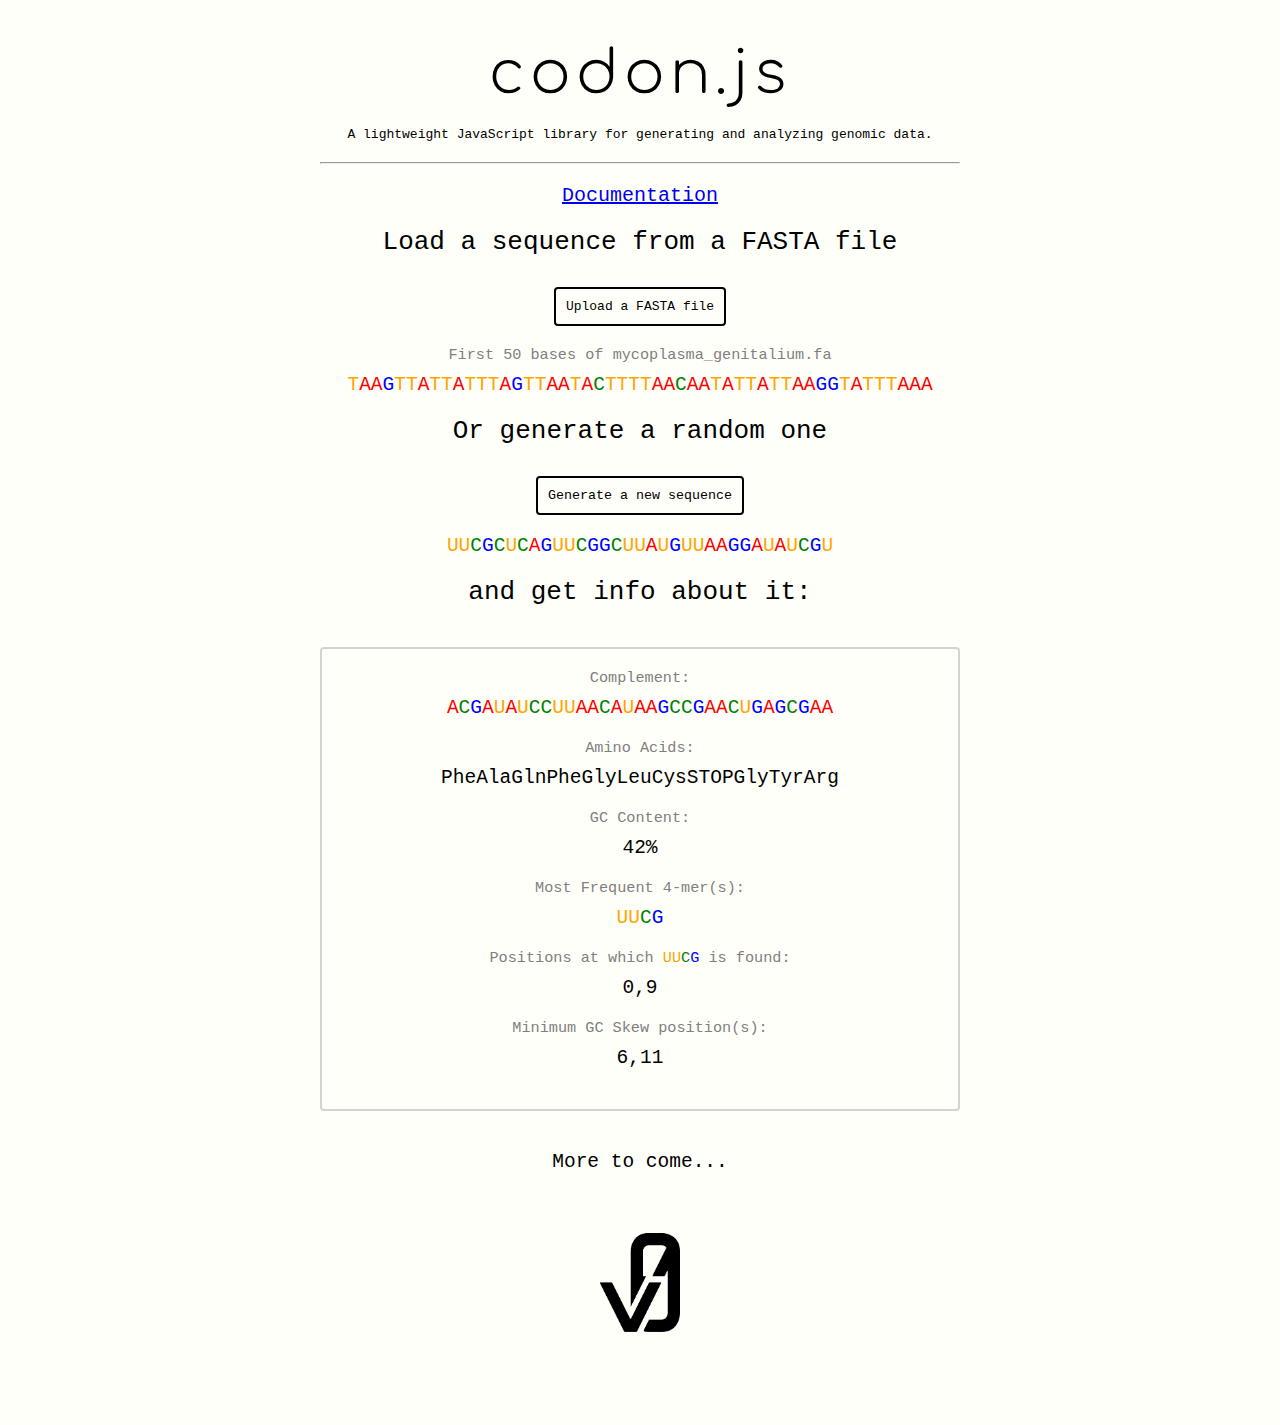
<file: index.html>
<!doctype html>

<html>

<head>
    <link href="https://fonts.googleapis.com/css?family=Comfortaa" rel="stylesheet">

    <link rel="stylesheet" type="text/css" href="main.css">

    <script src="https://ajax.googleapis.com/ajax/libs/jquery/3.3.1/jquery.min.js"></script>

    <script src="https://d3js.org/d3.v4.min.js"></script>

    <script src="src/codon.js"></script>

</head>

<body>
    <div class="container">

        <h1 class="site-title">codon.js</h1>

        <p>A lightweight JavaScript library for generating and analyzing genomic data.</p>
        <hr>
        
        <a class="doc-link" href="documentation/" target="_blank">Documentation</a>

        <h1>Load a sequence from a FASTA file</h1>
        <input type="file" id="file-upload" onchange="handleFileUpload(this.files)">
        <label for="file-upload" id="upload-button">Upload a FASTA file</label>
        <h3>First 50 bases of <span id="sequence-filename">mycoplasma_genitalium.fa</span></h3>
        <h2 id="loaded-seq" class="bases"></h2>
        
        <h1>Or generate a random one</h1>

        <button onclick="makeRandomSequence()">Generate a new sequence</button>

        <h2 id="random-seq" class="bases"></h2>

        

        <h1>and get info about it:</h1>

        <div class="info">

            <h3>Complement:</h3>
            <h2 class="bases" id="complement"></h2>
            <h3>Amino Acids:</h3>
            <h2 id="acids"></h2>
            <h3>GC Content:</h3>
            <h2 id="gc-content"></h2>
            <h3>Most Frequent 4-mer(s):</h3>
            <h2 class="bases" id="most-frequent"></h2>
            <h3>Positions at which <span class="bases" id="most-frequent-copy"></span> is found:</h3>
            <h2 id="positions"></h2>
            <h3>Minimum GC Skew position(s):</h3>
            <h2 id="skews"></h2>

        </div>

        <h2>More to come...</h2>

        <a href="https://v0.run" target="_blank">
            <img class="logo" src="assets/v0_black.png" alt="v0">
        </a>

    </div>

    <script src="scripts/main.js"></script>
</body>

</html>
</file>
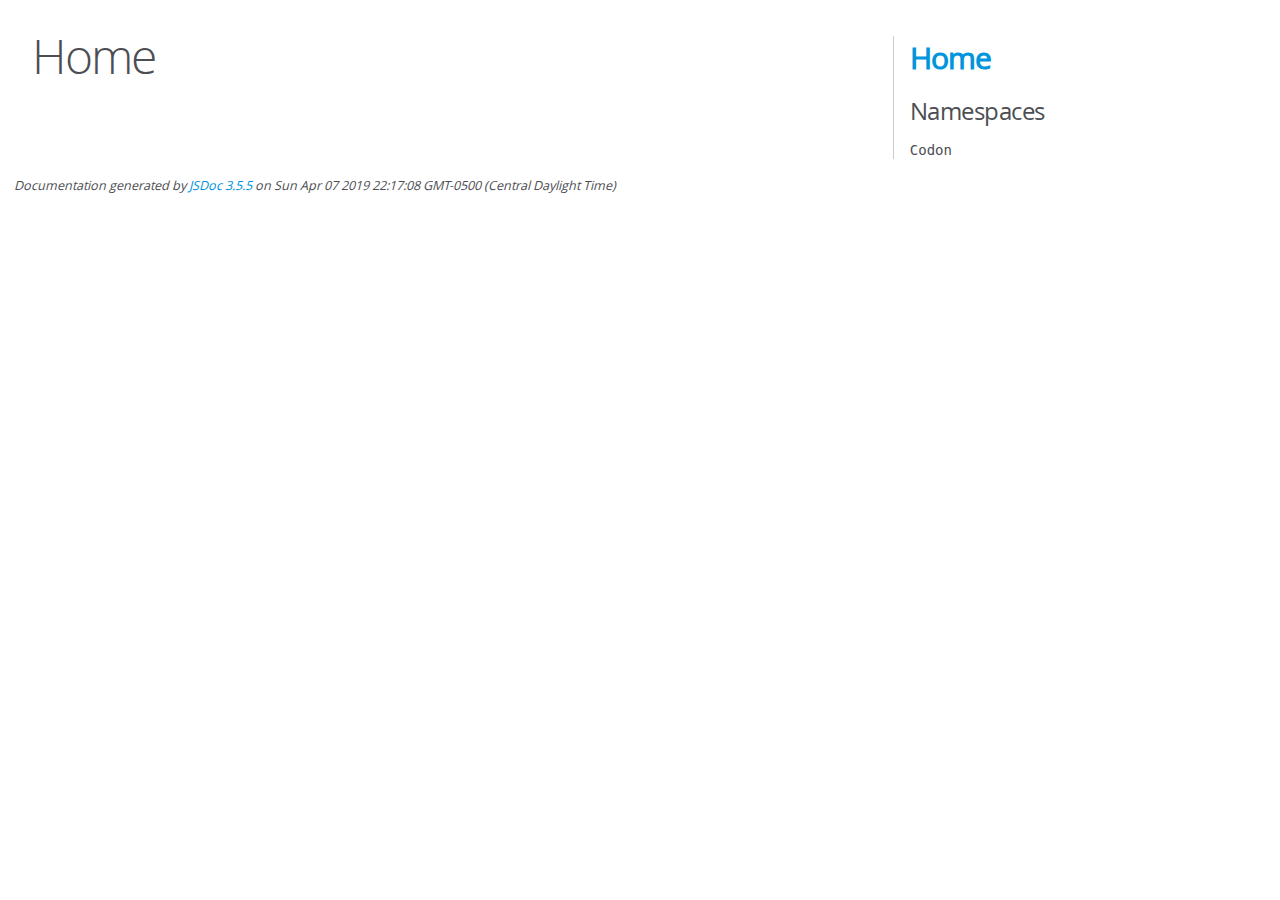
<file: documentation/index.html>
<!DOCTYPE html>
<html lang="en">
<head>
    <meta charset="utf-8">
    <title>JSDoc: Home</title>

    <script src="scripts/prettify/prettify.js"> </script>
    <script src="scripts/prettify/lang-css.js"> </script>
    <!--[if lt IE 9]>
      <script src="//html5shiv.googlecode.com/svn/trunk/html5.js"></script>
    <![endif]-->
    <link type="text/css" rel="stylesheet" href="styles/prettify-tomorrow.css">
    <link type="text/css" rel="stylesheet" href="styles/jsdoc-default.css">
</head>

<body>

<div id="main">

    <h1 class="page-title">Home</h1>

    



    


    <h3> </h3>










    









</div>

<nav>
    <h2><a href="index.html">Home</a></h2><h3>Namespaces</h3><ul><li><a href="Codon.html">Codon</a></li></ul>
</nav>

<br class="clear">

<footer>
    Documentation generated by <a href="https://github.com/jsdoc3/jsdoc">JSDoc 3.5.5</a> on Sun Apr 07 2019 22:17:08 GMT-0500 (Central Daylight Time)
</footer>

<script> prettyPrint(); </script>
<script src="scripts/linenumber.js"> </script>
</body>
</html>
</file>
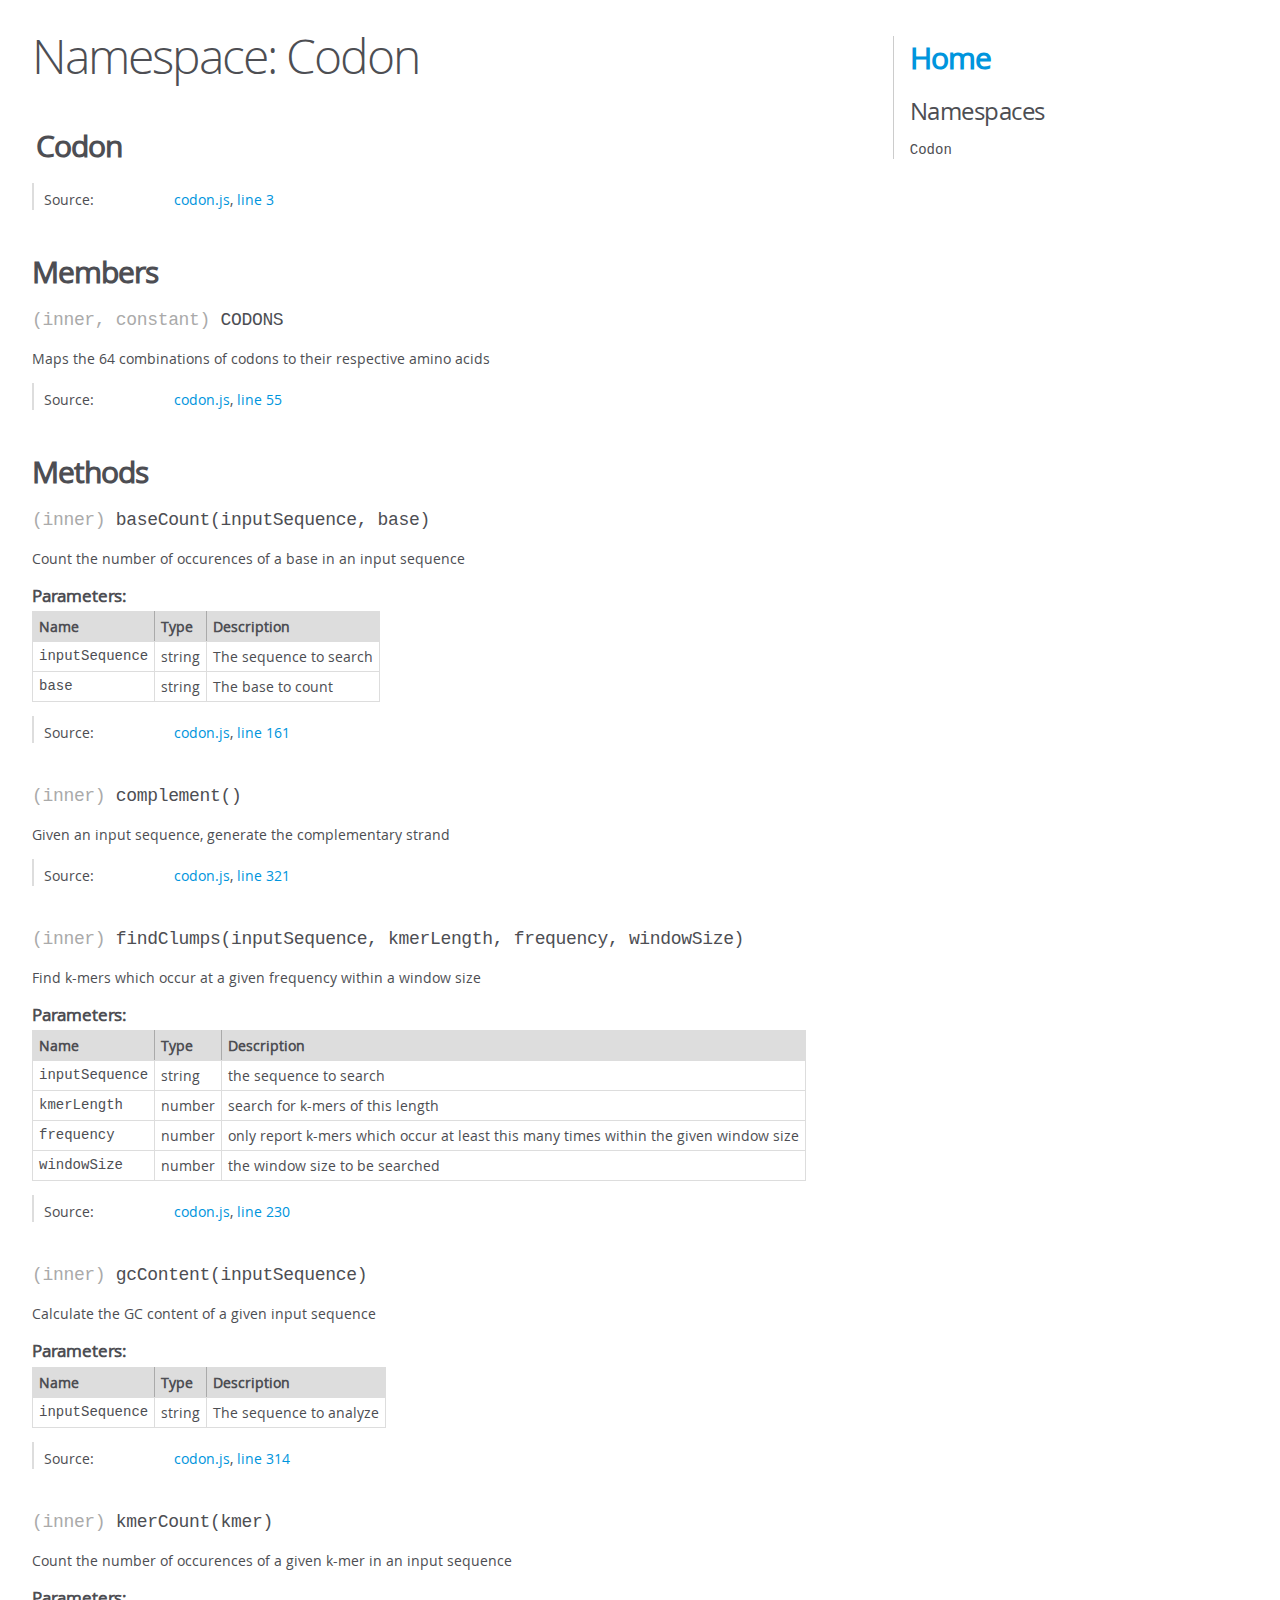
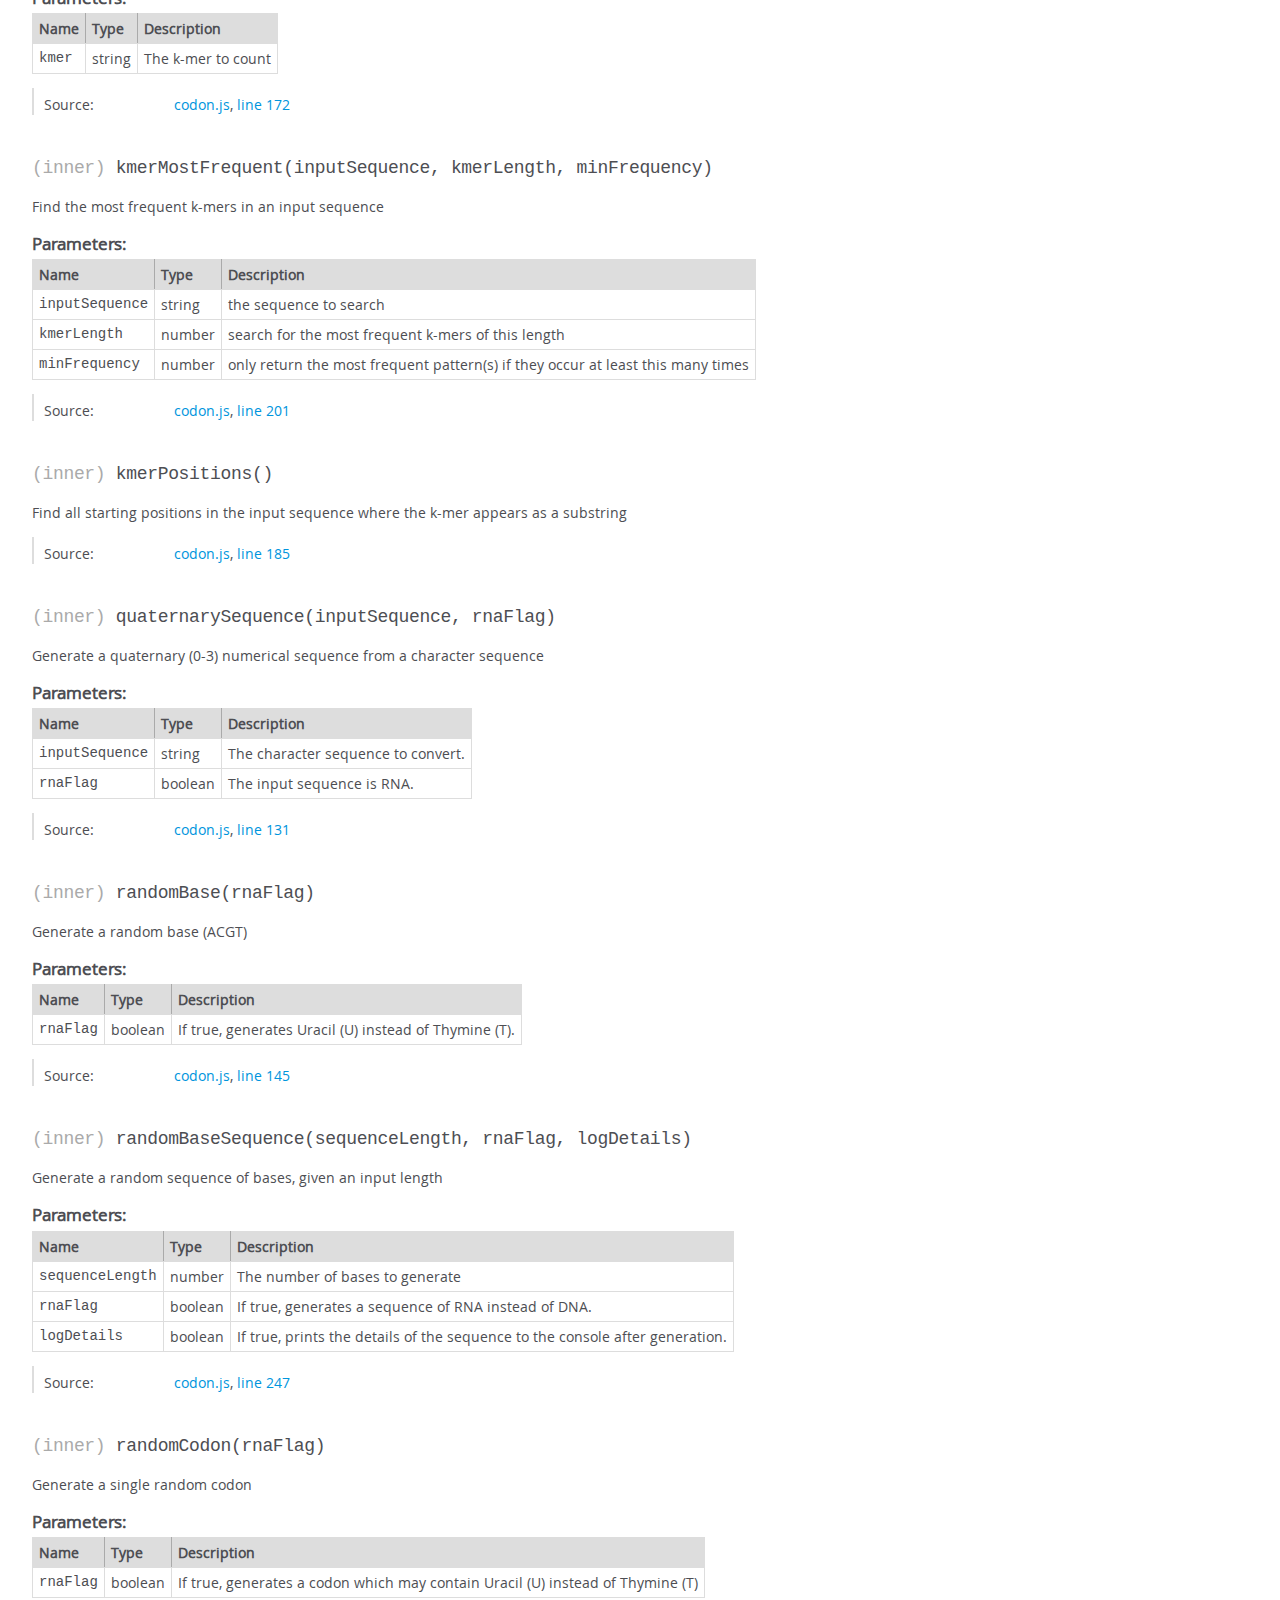
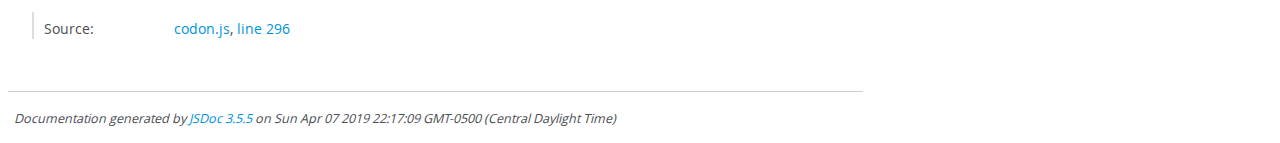
<file: documentation/Codon.html>
<!DOCTYPE html>
<html lang="en">
<head>
    <meta charset="utf-8">
    <title>JSDoc: Namespace: Codon</title>

    <script src="scripts/prettify/prettify.js"> </script>
    <script src="scripts/prettify/lang-css.js"> </script>
    <!--[if lt IE 9]>
      <script src="//html5shiv.googlecode.com/svn/trunk/html5.js"></script>
    <![endif]-->
    <link type="text/css" rel="stylesheet" href="styles/prettify-tomorrow.css">
    <link type="text/css" rel="stylesheet" href="styles/jsdoc-default.css">
</head>

<body>

<div id="main">

    <h1 class="page-title">Namespace: Codon</h1>

    




<section>

<header>
    
        <h2>Codon</h2>
        
    
</header>

<article>
    <div class="container-overview">
    
        

        


<dl class="details">

    

    

    

    

    

    

    

    

    

    

    

    

    
    <dt class="tag-source">Source:</dt>
    <dd class="tag-source"><ul class="dummy"><li>
        <a href="codon.js.html">codon.js</a>, <a href="codon.js.html#line3">line 3</a>
    </li></ul></dd>
    

    

    

    
</dl>


        
    
    </div>

    

    

    

    

    

    

    
        <h3 class="subsection-title">Members</h3>

        
            
<h4 class="name" id="~CODONS"><span class="type-signature">(inner, constant) </span>CODONS<span class="type-signature"></span></h4>




<div class="description">
    Maps the 64 combinations of codons to their respective amino acids
</div>







<dl class="details">

    

    

    

    

    

    

    

    

    

    

    

    

    
    <dt class="tag-source">Source:</dt>
    <dd class="tag-source"><ul class="dummy"><li>
        <a href="codon.js.html">codon.js</a>, <a href="codon.js.html#line55">line 55</a>
    </li></ul></dd>
    

    

    

    
</dl>






        
    

    
        <h3 class="subsection-title">Methods</h3>

        
            

    

    
    <h4 class="name" id="~baseCount"><span class="type-signature">(inner) </span>baseCount<span class="signature">(inputSequence, base)</span><span class="type-signature"></span></h4>
    

    



<div class="description">
    Count the number of occurences of a base in an input sequence
</div>









    <h5>Parameters:</h5>
    

<table class="params">
    <thead>
    <tr>
        
        <th>Name</th>
        

        <th>Type</th>

        

        

        <th class="last">Description</th>
    </tr>
    </thead>

    <tbody>
    

        <tr>
            
                <td class="name"><code>inputSequence</code></td>
            

            <td class="type">
            
                
<span class="param-type">string</span>


            
            </td>

            

            

            <td class="description last">The sequence to search</td>
        </tr>

    

        <tr>
            
                <td class="name"><code>base</code></td>
            

            <td class="type">
            
                
<span class="param-type">string</span>


            
            </td>

            

            

            <td class="description last">The base to count</td>
        </tr>

    
    </tbody>
</table>






<dl class="details">

    

    

    

    

    

    

    

    

    

    

    

    

    
    <dt class="tag-source">Source:</dt>
    <dd class="tag-source"><ul class="dummy"><li>
        <a href="codon.js.html">codon.js</a>, <a href="codon.js.html#line161">line 161</a>
    </li></ul></dd>
    

    

    

    
</dl>


















        
            

    

    
    <h4 class="name" id="~complement"><span class="type-signature">(inner) </span>complement<span class="signature">()</span><span class="type-signature"></span></h4>
    

    



<div class="description">
    Given an input sequence, generate the complementary strand
</div>













<dl class="details">

    

    

    

    

    

    

    

    

    

    

    

    

    
    <dt class="tag-source">Source:</dt>
    <dd class="tag-source"><ul class="dummy"><li>
        <a href="codon.js.html">codon.js</a>, <a href="codon.js.html#line321">line 321</a>
    </li></ul></dd>
    

    

    

    
</dl>


















        
            

    

    
    <h4 class="name" id="~findClumps"><span class="type-signature">(inner) </span>findClumps<span class="signature">(inputSequence, kmerLength, frequency, windowSize)</span><span class="type-signature"></span></h4>
    

    



<div class="description">
    Find k-mers which occur at a given frequency within a window size
</div>









    <h5>Parameters:</h5>
    

<table class="params">
    <thead>
    <tr>
        
        <th>Name</th>
        

        <th>Type</th>

        

        

        <th class="last">Description</th>
    </tr>
    </thead>

    <tbody>
    

        <tr>
            
                <td class="name"><code>inputSequence</code></td>
            

            <td class="type">
            
                
<span class="param-type">string</span>


            
            </td>

            

            

            <td class="description last">the sequence to search</td>
        </tr>

    

        <tr>
            
                <td class="name"><code>kmerLength</code></td>
            

            <td class="type">
            
                
<span class="param-type">number</span>


            
            </td>

            

            

            <td class="description last">search for k-mers of this length</td>
        </tr>

    

        <tr>
            
                <td class="name"><code>frequency</code></td>
            

            <td class="type">
            
                
<span class="param-type">number</span>


            
            </td>

            

            

            <td class="description last">only report k-mers which occur at least this many times within the given window size</td>
        </tr>

    

        <tr>
            
                <td class="name"><code>windowSize</code></td>
            

            <td class="type">
            
                
<span class="param-type">number</span>


            
            </td>

            

            

            <td class="description last">the window size to be searched</td>
        </tr>

    
    </tbody>
</table>






<dl class="details">

    

    

    

    

    

    

    

    

    

    

    

    

    
    <dt class="tag-source">Source:</dt>
    <dd class="tag-source"><ul class="dummy"><li>
        <a href="codon.js.html">codon.js</a>, <a href="codon.js.html#line230">line 230</a>
    </li></ul></dd>
    

    

    

    
</dl>


















        
            

    

    
    <h4 class="name" id="~gcContent"><span class="type-signature">(inner) </span>gcContent<span class="signature">(inputSequence)</span><span class="type-signature"></span></h4>
    

    



<div class="description">
    Calculate the GC content of a given input sequence
</div>









    <h5>Parameters:</h5>
    

<table class="params">
    <thead>
    <tr>
        
        <th>Name</th>
        

        <th>Type</th>

        

        

        <th class="last">Description</th>
    </tr>
    </thead>

    <tbody>
    

        <tr>
            
                <td class="name"><code>inputSequence</code></td>
            

            <td class="type">
            
                
<span class="param-type">string</span>


            
            </td>

            

            

            <td class="description last">The sequence to analyze</td>
        </tr>

    
    </tbody>
</table>






<dl class="details">

    

    

    

    

    

    

    

    

    

    

    

    

    
    <dt class="tag-source">Source:</dt>
    <dd class="tag-source"><ul class="dummy"><li>
        <a href="codon.js.html">codon.js</a>, <a href="codon.js.html#line314">line 314</a>
    </li></ul></dd>
    

    

    

    
</dl>


















        
            

    

    
    <h4 class="name" id="~kmerCount"><span class="type-signature">(inner) </span>kmerCount<span class="signature">(kmer)</span><span class="type-signature"></span></h4>
    

    



<div class="description">
    Count the number of occurences of a given k-mer in an input sequence
</div>









    <h5>Parameters:</h5>
    

<table class="params">
    <thead>
    <tr>
        
        <th>Name</th>
        

        <th>Type</th>

        

        

        <th class="last">Description</th>
    </tr>
    </thead>

    <tbody>
    

        <tr>
            
                <td class="name"><code>kmer</code></td>
            

            <td class="type">
            
                
<span class="param-type">string</span>


            
            </td>

            

            

            <td class="description last">The k-mer to count</td>
        </tr>

    
    </tbody>
</table>






<dl class="details">

    

    

    

    

    

    

    

    

    

    

    

    

    
    <dt class="tag-source">Source:</dt>
    <dd class="tag-source"><ul class="dummy"><li>
        <a href="codon.js.html">codon.js</a>, <a href="codon.js.html#line172">line 172</a>
    </li></ul></dd>
    

    

    

    
</dl>


















        
            

    

    
    <h4 class="name" id="~kmerMostFrequent"><span class="type-signature">(inner) </span>kmerMostFrequent<span class="signature">(inputSequence, kmerLength, minFrequency)</span><span class="type-signature"></span></h4>
    

    



<div class="description">
    Find the most frequent k-mers in an input sequence
</div>









    <h5>Parameters:</h5>
    

<table class="params">
    <thead>
    <tr>
        
        <th>Name</th>
        

        <th>Type</th>

        

        

        <th class="last">Description</th>
    </tr>
    </thead>

    <tbody>
    

        <tr>
            
                <td class="name"><code>inputSequence</code></td>
            

            <td class="type">
            
                
<span class="param-type">string</span>


            
            </td>

            

            

            <td class="description last">the sequence to search</td>
        </tr>

    

        <tr>
            
                <td class="name"><code>kmerLength</code></td>
            

            <td class="type">
            
                
<span class="param-type">number</span>


            
            </td>

            

            

            <td class="description last">search for the most frequent k-mers of this length</td>
        </tr>

    

        <tr>
            
                <td class="name"><code>minFrequency</code></td>
            

            <td class="type">
            
                
<span class="param-type">number</span>


            
            </td>

            

            

            <td class="description last">only return the most frequent pattern(s) if they occur at least this many times</td>
        </tr>

    
    </tbody>
</table>






<dl class="details">

    

    

    

    

    

    

    

    

    

    

    

    

    
    <dt class="tag-source">Source:</dt>
    <dd class="tag-source"><ul class="dummy"><li>
        <a href="codon.js.html">codon.js</a>, <a href="codon.js.html#line201">line 201</a>
    </li></ul></dd>
    

    

    

    
</dl>


















        
            

    

    
    <h4 class="name" id="~kmerPositions"><span class="type-signature">(inner) </span>kmerPositions<span class="signature">()</span><span class="type-signature"></span></h4>
    

    



<div class="description">
    Find all starting positions in the input sequence where the k-mer appears as a substring
</div>













<dl class="details">

    

    

    

    

    

    

    

    

    

    

    

    

    
    <dt class="tag-source">Source:</dt>
    <dd class="tag-source"><ul class="dummy"><li>
        <a href="codon.js.html">codon.js</a>, <a href="codon.js.html#line185">line 185</a>
    </li></ul></dd>
    

    

    

    
</dl>


















        
            

    

    
    <h4 class="name" id="~quaternarySequence"><span class="type-signature">(inner) </span>quaternarySequence<span class="signature">(inputSequence, rnaFlag)</span><span class="type-signature"></span></h4>
    

    



<div class="description">
    Generate a quaternary (0-3) numerical sequence from a character sequence
</div>









    <h5>Parameters:</h5>
    

<table class="params">
    <thead>
    <tr>
        
        <th>Name</th>
        

        <th>Type</th>

        

        

        <th class="last">Description</th>
    </tr>
    </thead>

    <tbody>
    

        <tr>
            
                <td class="name"><code>inputSequence</code></td>
            

            <td class="type">
            
                
<span class="param-type">string</span>


            
            </td>

            

            

            <td class="description last">The character sequence to convert.</td>
        </tr>

    

        <tr>
            
                <td class="name"><code>rnaFlag</code></td>
            

            <td class="type">
            
                
<span class="param-type">boolean</span>


            
            </td>

            

            

            <td class="description last">The input sequence is RNA.</td>
        </tr>

    
    </tbody>
</table>






<dl class="details">

    

    

    

    

    

    

    

    

    

    

    

    

    
    <dt class="tag-source">Source:</dt>
    <dd class="tag-source"><ul class="dummy"><li>
        <a href="codon.js.html">codon.js</a>, <a href="codon.js.html#line131">line 131</a>
    </li></ul></dd>
    

    

    

    
</dl>


















        
            

    

    
    <h4 class="name" id="~randomBase"><span class="type-signature">(inner) </span>randomBase<span class="signature">(rnaFlag)</span><span class="type-signature"></span></h4>
    

    



<div class="description">
    Generate a random base (ACGT)
</div>









    <h5>Parameters:</h5>
    

<table class="params">
    <thead>
    <tr>
        
        <th>Name</th>
        

        <th>Type</th>

        

        

        <th class="last">Description</th>
    </tr>
    </thead>

    <tbody>
    

        <tr>
            
                <td class="name"><code>rnaFlag</code></td>
            

            <td class="type">
            
                
<span class="param-type">boolean</span>


            
            </td>

            

            

            <td class="description last">If true, generates Uracil (U) instead of Thymine (T).</td>
        </tr>

    
    </tbody>
</table>






<dl class="details">

    

    

    

    

    

    

    

    

    

    

    

    

    
    <dt class="tag-source">Source:</dt>
    <dd class="tag-source"><ul class="dummy"><li>
        <a href="codon.js.html">codon.js</a>, <a href="codon.js.html#line145">line 145</a>
    </li></ul></dd>
    

    

    

    
</dl>


















        
            

    

    
    <h4 class="name" id="~randomBaseSequence"><span class="type-signature">(inner) </span>randomBaseSequence<span class="signature">(sequenceLength, rnaFlag, logDetails)</span><span class="type-signature"></span></h4>
    

    



<div class="description">
    Generate a random sequence of bases, given an input length
</div>









    <h5>Parameters:</h5>
    

<table class="params">
    <thead>
    <tr>
        
        <th>Name</th>
        

        <th>Type</th>

        

        

        <th class="last">Description</th>
    </tr>
    </thead>

    <tbody>
    

        <tr>
            
                <td class="name"><code>sequenceLength</code></td>
            

            <td class="type">
            
                
<span class="param-type">number</span>


            
            </td>

            

            

            <td class="description last">The number of bases to generate</td>
        </tr>

    

        <tr>
            
                <td class="name"><code>rnaFlag</code></td>
            

            <td class="type">
            
                
<span class="param-type">boolean</span>


            
            </td>

            

            

            <td class="description last">If true, generates a sequence of RNA instead of DNA.</td>
        </tr>

    

        <tr>
            
                <td class="name"><code>logDetails</code></td>
            

            <td class="type">
            
                
<span class="param-type">boolean</span>


            
            </td>

            

            

            <td class="description last">If true, prints the details of the sequence to the console after generation.</td>
        </tr>

    
    </tbody>
</table>






<dl class="details">

    

    

    

    

    

    

    

    

    

    

    

    

    
    <dt class="tag-source">Source:</dt>
    <dd class="tag-source"><ul class="dummy"><li>
        <a href="codon.js.html">codon.js</a>, <a href="codon.js.html#line247">line 247</a>
    </li></ul></dd>
    

    

    

    
</dl>


















        
            

    

    
    <h4 class="name" id="~randomCodon"><span class="type-signature">(inner) </span>randomCodon<span class="signature">(rnaFlag)</span><span class="type-signature"></span></h4>
    

    



<div class="description">
    Generate a single random codon
</div>









    <h5>Parameters:</h5>
    

<table class="params">
    <thead>
    <tr>
        
        <th>Name</th>
        

        <th>Type</th>

        

        

        <th class="last">Description</th>
    </tr>
    </thead>

    <tbody>
    

        <tr>
            
                <td class="name"><code>rnaFlag</code></td>
            

            <td class="type">
            
                
<span class="param-type">boolean</span>


            
            </td>

            

            

            <td class="description last">If true, generates a codon which may contain Uracil (U) instead of Thymine (T)</td>
        </tr>

    
    </tbody>
</table>






<dl class="details">

    

    

    

    

    

    

    

    

    

    

    

    

    
    <dt class="tag-source">Source:</dt>
    <dd class="tag-source"><ul class="dummy"><li>
        <a href="codon.js.html">codon.js</a>, <a href="codon.js.html#line296">line 296</a>
    </li></ul></dd>
    

    

    

    
</dl>


















        
    

    

    
</article>

</section>




</div>

<nav>
    <h2><a href="index.html">Home</a></h2><h3>Namespaces</h3><ul><li><a href="Codon.html">Codon</a></li></ul>
</nav>

<br class="clear">

<footer>
    Documentation generated by <a href="https://github.com/jsdoc3/jsdoc">JSDoc 3.5.5</a> on Sun Apr 07 2019 22:17:09 GMT-0500 (Central Daylight Time)
</footer>

<script> prettyPrint(); </script>
<script src="scripts/linenumber.js"> </script>
</body>
</html>
</file>
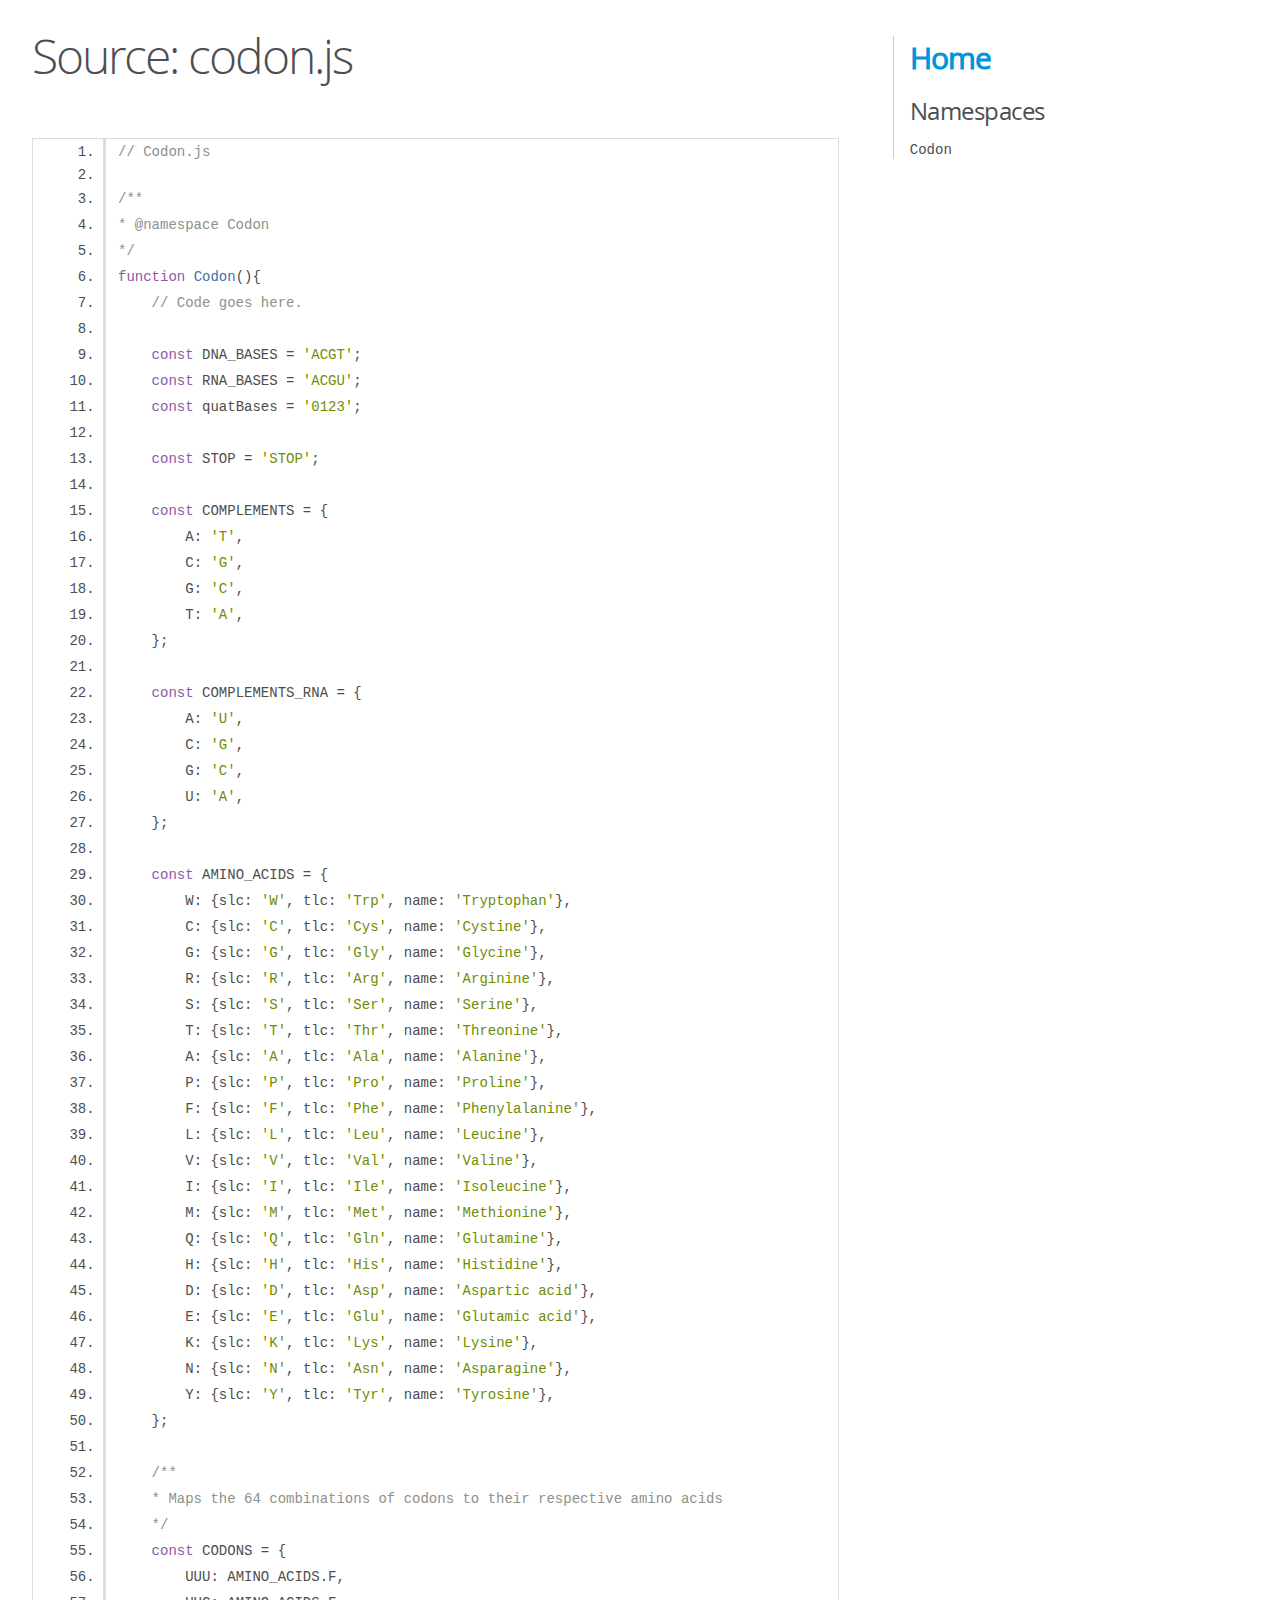
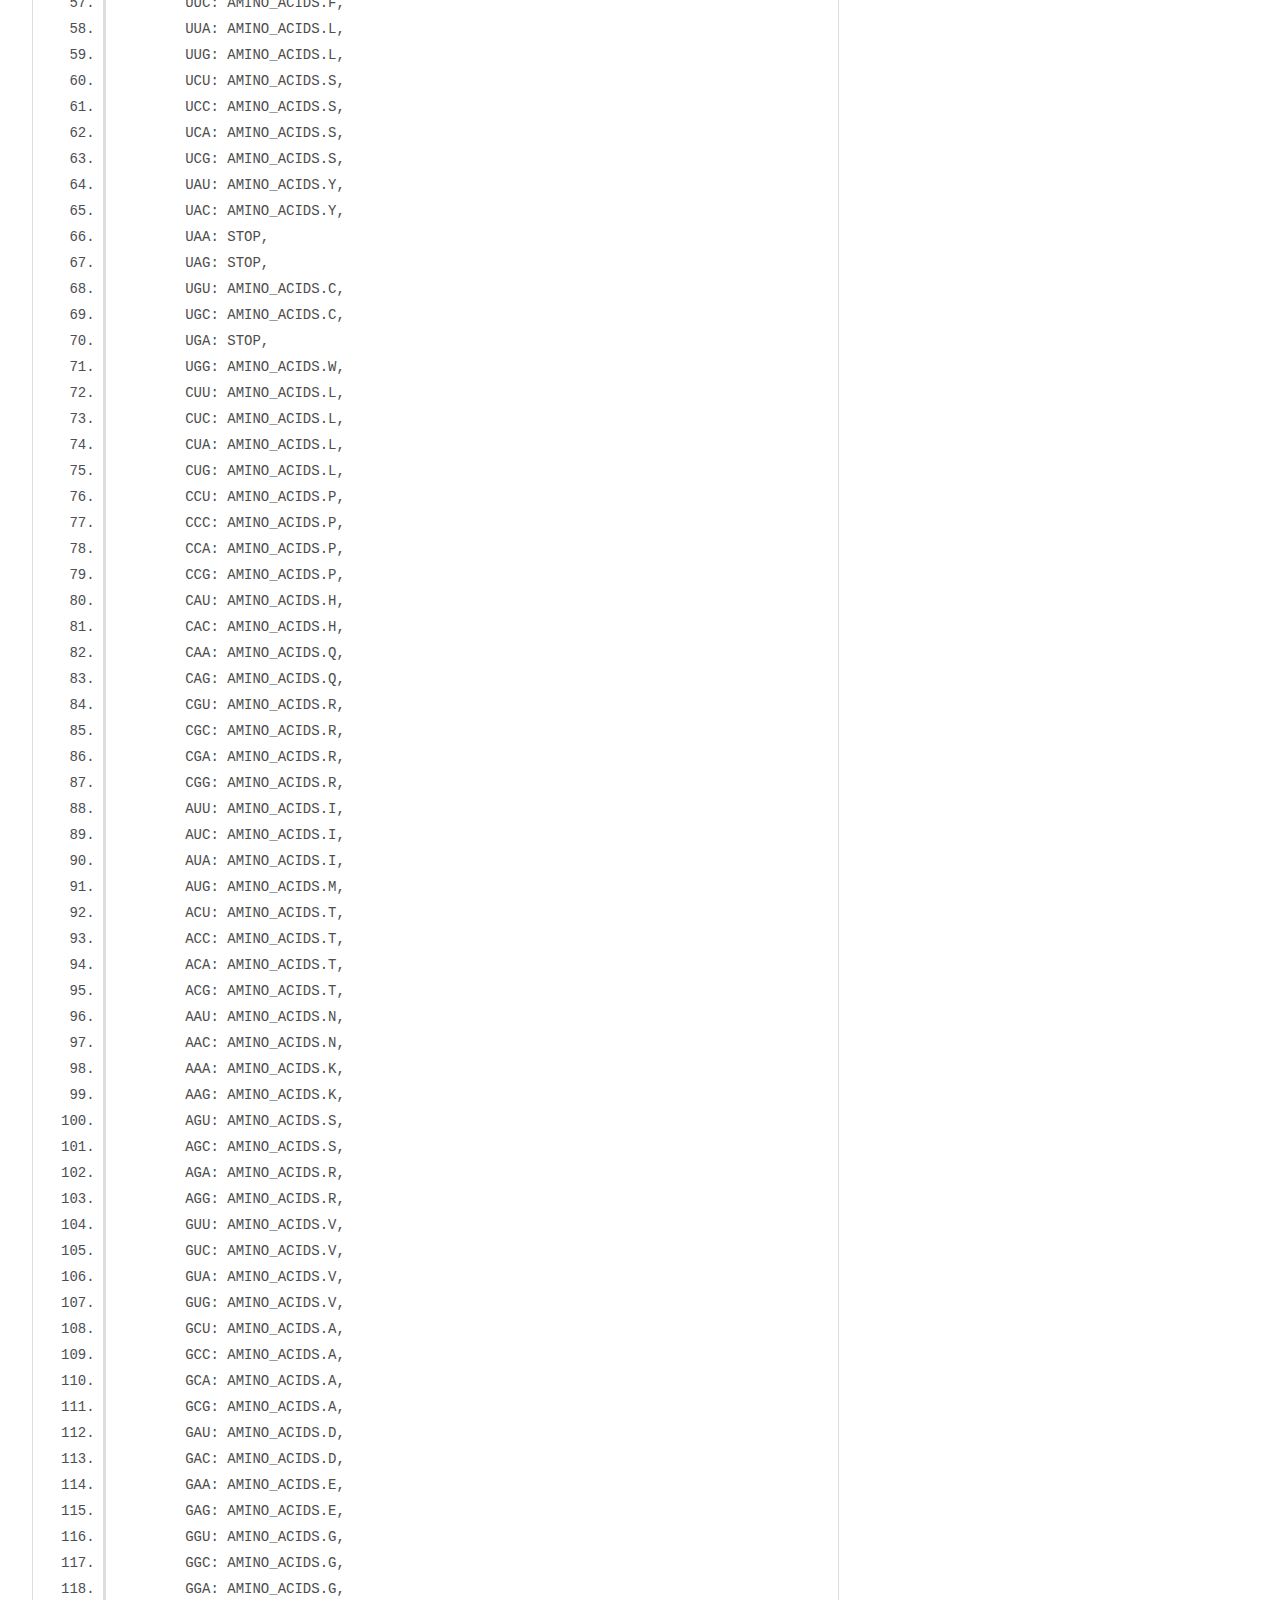
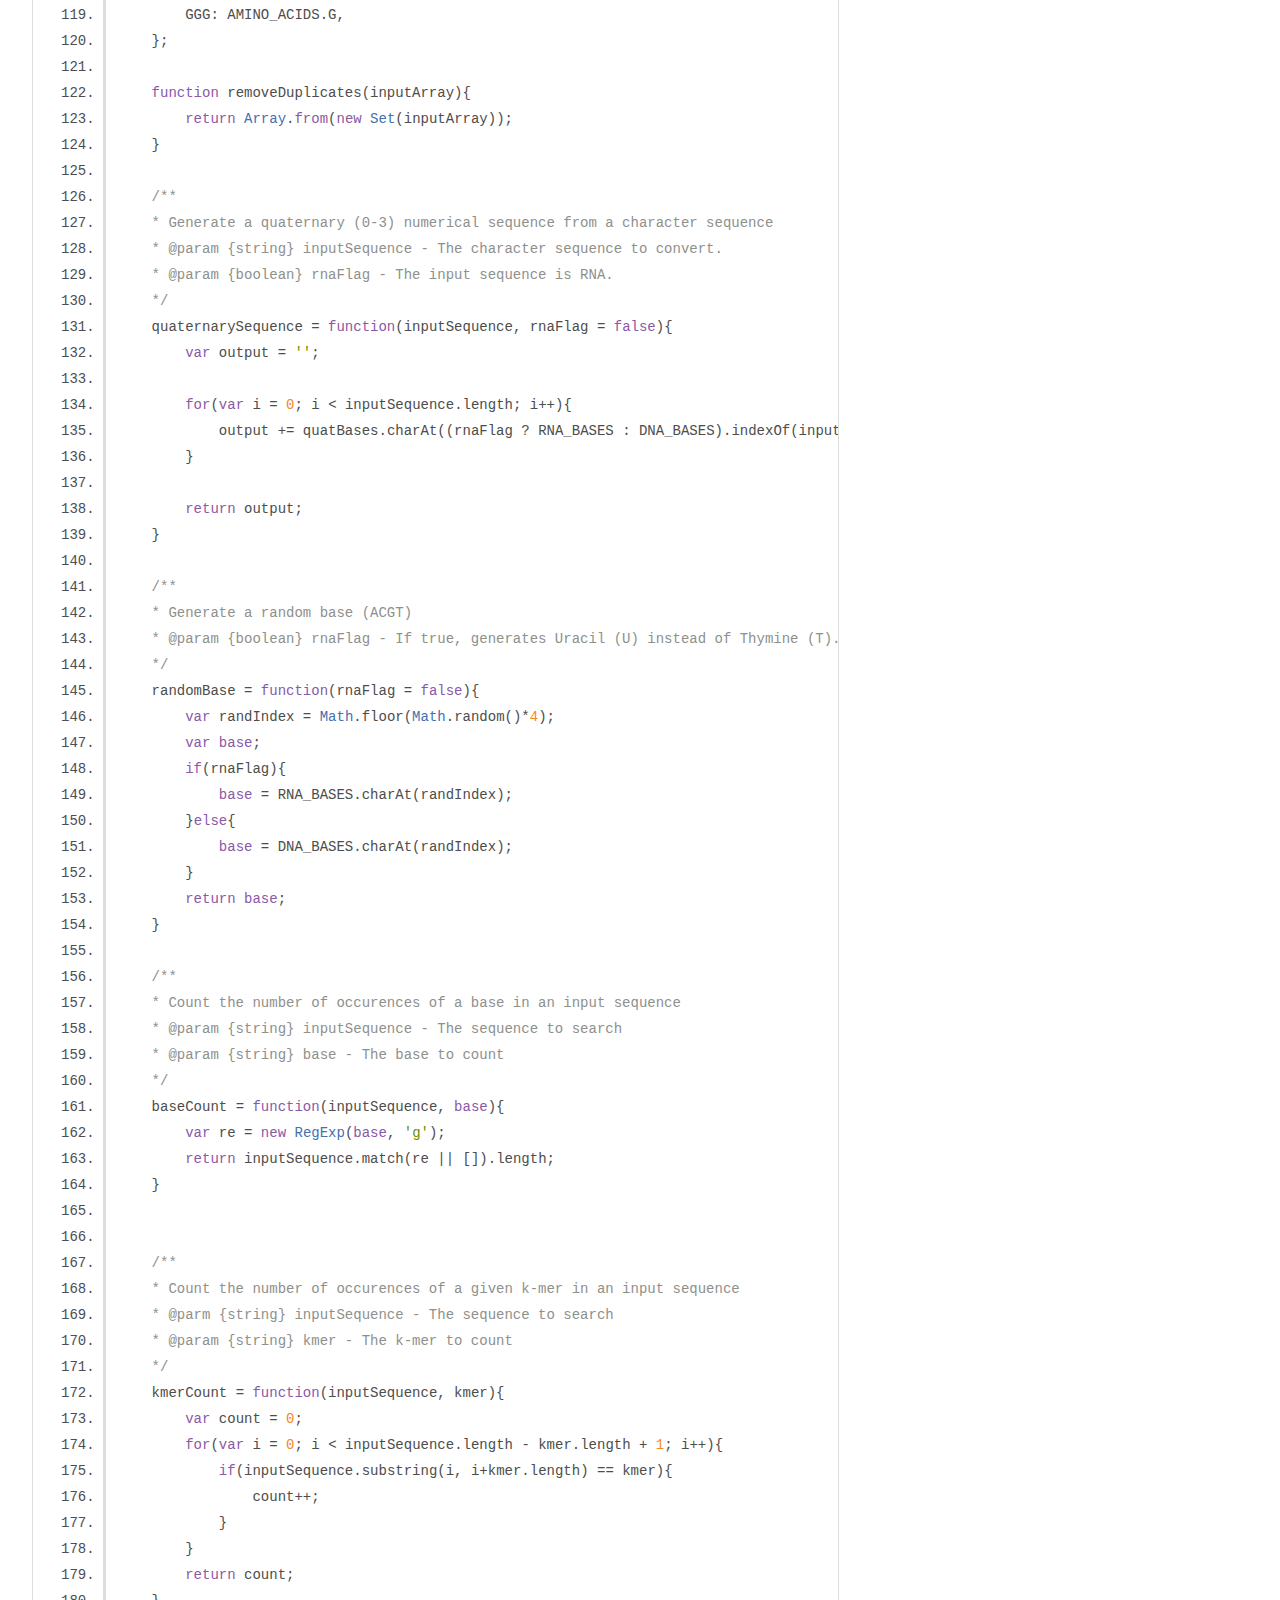
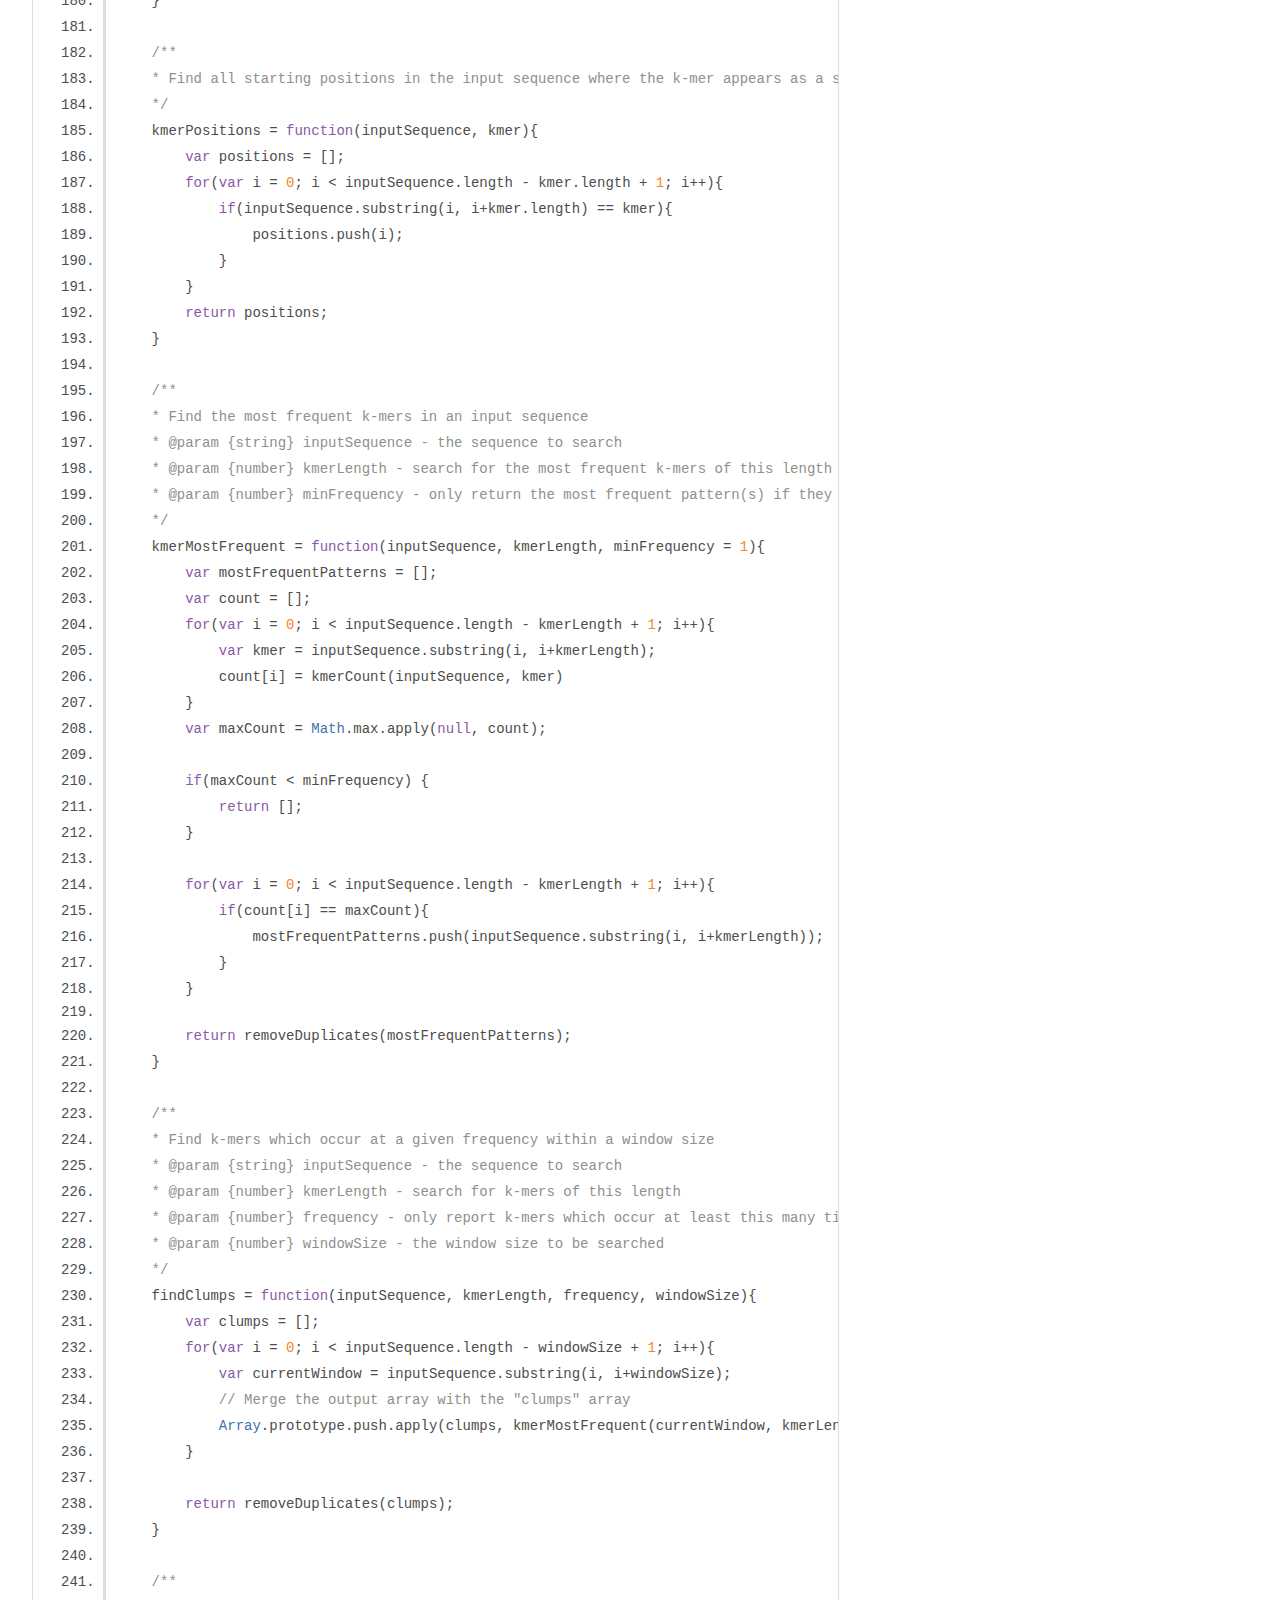
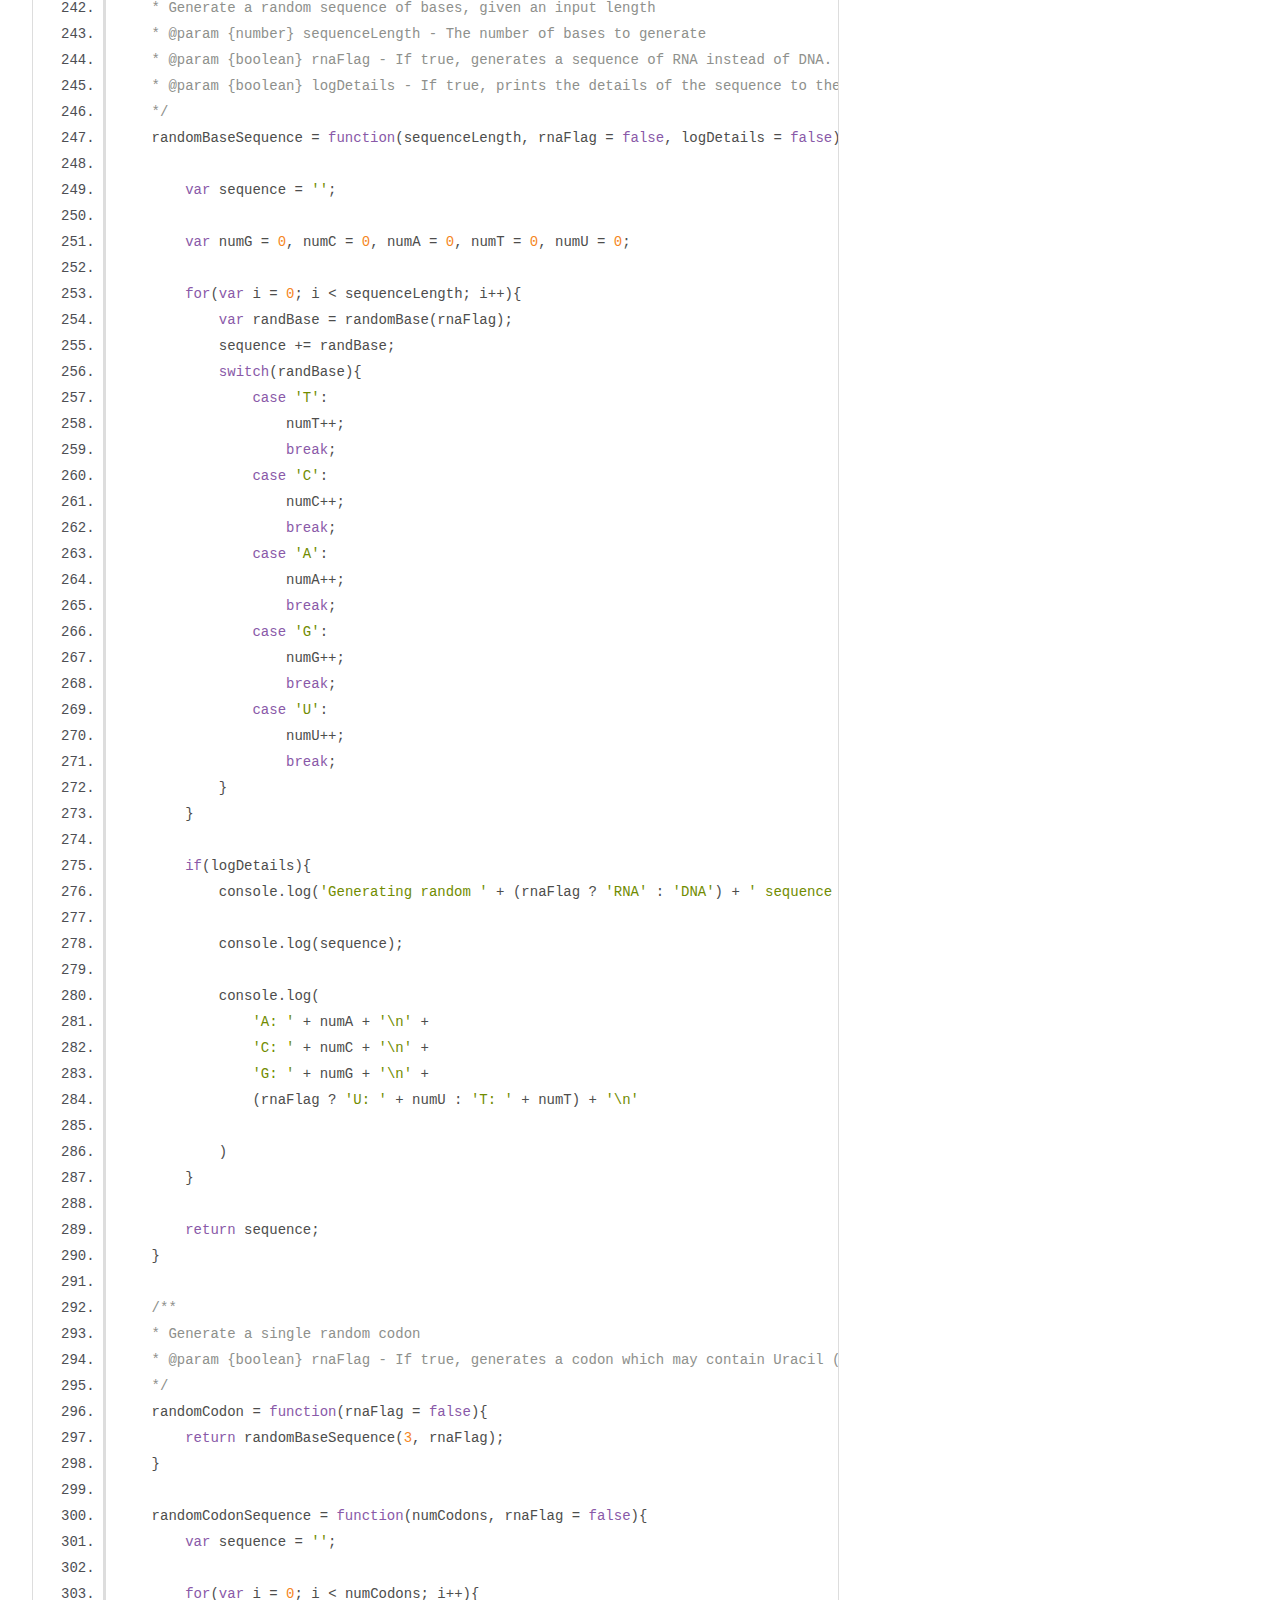
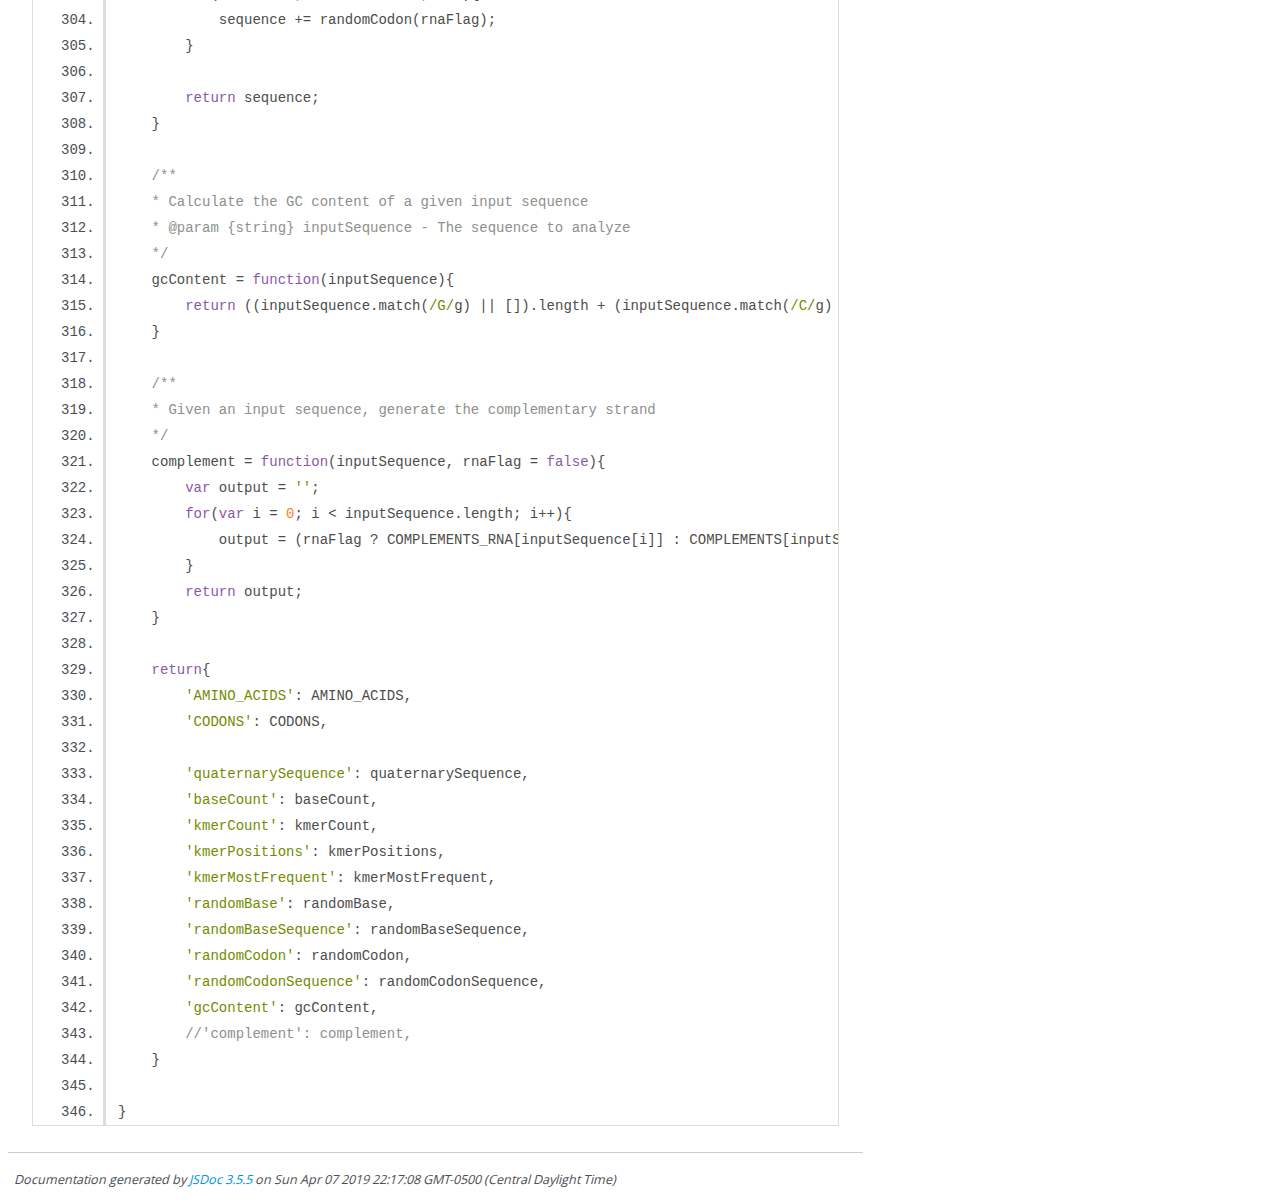
<file: documentation/codon.js.html>
<!DOCTYPE html>
<html lang="en">
<head>
    <meta charset="utf-8">
    <title>JSDoc: Source: codon.js</title>

    <script src="scripts/prettify/prettify.js"> </script>
    <script src="scripts/prettify/lang-css.js"> </script>
    <!--[if lt IE 9]>
      <script src="//html5shiv.googlecode.com/svn/trunk/html5.js"></script>
    <![endif]-->
    <link type="text/css" rel="stylesheet" href="styles/prettify-tomorrow.css">
    <link type="text/css" rel="stylesheet" href="styles/jsdoc-default.css">
</head>

<body>

<div id="main">

    <h1 class="page-title">Source: codon.js</h1>

    



    
    <section>
        <article>
            <pre class="prettyprint source linenums"><code>// Codon.js

/**
* @namespace Codon
*/
function Codon(){
    // Code goes here.
    
    const DNA_BASES = 'ACGT';
    const RNA_BASES = 'ACGU';
    const quatBases = '0123';
    
    const STOP = 'STOP';
    
    const COMPLEMENTS = {
        A: 'T',
        C: 'G',
        G: 'C',
        T: 'A',
    };
    
    const COMPLEMENTS_RNA = {
        A: 'U',
        C: 'G',
        G: 'C',
        U: 'A',
    };
    
    const AMINO_ACIDS = {
        W: {slc: 'W', tlc: 'Trp', name: 'Tryptophan'},
        C: {slc: 'C', tlc: 'Cys', name: 'Cystine'},
        G: {slc: 'G', tlc: 'Gly', name: 'Glycine'},
        R: {slc: 'R', tlc: 'Arg', name: 'Arginine'},
        S: {slc: 'S', tlc: 'Ser', name: 'Serine'},
        T: {slc: 'T', tlc: 'Thr', name: 'Threonine'},
        A: {slc: 'A', tlc: 'Ala', name: 'Alanine'},
        P: {slc: 'P', tlc: 'Pro', name: 'Proline'},
        F: {slc: 'F', tlc: 'Phe', name: 'Phenylalanine'},
        L: {slc: 'L', tlc: 'Leu', name: 'Leucine'},
        V: {slc: 'V', tlc: 'Val', name: 'Valine'},
        I: {slc: 'I', tlc: 'Ile', name: 'Isoleucine'},
        M: {slc: 'M', tlc: 'Met', name: 'Methionine'},
        Q: {slc: 'Q', tlc: 'Gln', name: 'Glutamine'},
        H: {slc: 'H', tlc: 'His', name: 'Histidine'},
        D: {slc: 'D', tlc: 'Asp', name: 'Aspartic acid'},
        E: {slc: 'E', tlc: 'Glu', name: 'Glutamic acid'},
        K: {slc: 'K', tlc: 'Lys', name: 'Lysine'},
        N: {slc: 'N', tlc: 'Asn', name: 'Asparagine'},
        Y: {slc: 'Y', tlc: 'Tyr', name: 'Tyrosine'},
    };
    
    /**
    * Maps the 64 combinations of codons to their respective amino acids
    */
    const CODONS = {
        UUU: AMINO_ACIDS.F,
        UUC: AMINO_ACIDS.F,
        UUA: AMINO_ACIDS.L,
        UUG: AMINO_ACIDS.L,
        UCU: AMINO_ACIDS.S,
        UCC: AMINO_ACIDS.S,
        UCA: AMINO_ACIDS.S,
        UCG: AMINO_ACIDS.S,
        UAU: AMINO_ACIDS.Y,
        UAC: AMINO_ACIDS.Y,
        UAA: STOP,
        UAG: STOP,
        UGU: AMINO_ACIDS.C,
        UGC: AMINO_ACIDS.C,
        UGA: STOP,
        UGG: AMINO_ACIDS.W,
        CUU: AMINO_ACIDS.L,
        CUC: AMINO_ACIDS.L,
        CUA: AMINO_ACIDS.L,
        CUG: AMINO_ACIDS.L,
        CCU: AMINO_ACIDS.P,
        CCC: AMINO_ACIDS.P,
        CCA: AMINO_ACIDS.P,
        CCG: AMINO_ACIDS.P,
        CAU: AMINO_ACIDS.H,
        CAC: AMINO_ACIDS.H,
        CAA: AMINO_ACIDS.Q,
        CAG: AMINO_ACIDS.Q,
        CGU: AMINO_ACIDS.R,
        CGC: AMINO_ACIDS.R,
        CGA: AMINO_ACIDS.R,
        CGG: AMINO_ACIDS.R,
        AUU: AMINO_ACIDS.I,
        AUC: AMINO_ACIDS.I,
        AUA: AMINO_ACIDS.I,
        AUG: AMINO_ACIDS.M,
        ACU: AMINO_ACIDS.T,
        ACC: AMINO_ACIDS.T,
        ACA: AMINO_ACIDS.T,
        ACG: AMINO_ACIDS.T,
        AAU: AMINO_ACIDS.N,
        AAC: AMINO_ACIDS.N,
        AAA: AMINO_ACIDS.K,
        AAG: AMINO_ACIDS.K,
        AGU: AMINO_ACIDS.S,
        AGC: AMINO_ACIDS.S,
        AGA: AMINO_ACIDS.R,
        AGG: AMINO_ACIDS.R,
        GUU: AMINO_ACIDS.V,
        GUC: AMINO_ACIDS.V,
        GUA: AMINO_ACIDS.V,
        GUG: AMINO_ACIDS.V,
        GCU: AMINO_ACIDS.A,
        GCC: AMINO_ACIDS.A,
        GCA: AMINO_ACIDS.A,
        GCG: AMINO_ACIDS.A,
        GAU: AMINO_ACIDS.D,
        GAC: AMINO_ACIDS.D,
        GAA: AMINO_ACIDS.E,
        GAG: AMINO_ACIDS.E,
        GGU: AMINO_ACIDS.G,
        GGC: AMINO_ACIDS.G,
        GGA: AMINO_ACIDS.G,
        GGG: AMINO_ACIDS.G,
    };
    
    function removeDuplicates(inputArray){
        return Array.from(new Set(inputArray));
    }
    
    /**
    * Generate a quaternary (0-3) numerical sequence from a character sequence
    * @param {string} inputSequence - The character sequence to convert.
    * @param {boolean} rnaFlag - The input sequence is RNA.
    */
    quaternarySequence = function(inputSequence, rnaFlag = false){
        var output = '';
        
        for(var i = 0; i &lt; inputSequence.length; i++){
            output += quatBases.charAt((rnaFlag ? RNA_BASES : DNA_BASES).indexOf(inputSequence[i]));
        }
        
        return output;
    }
    
    /**
    * Generate a random base (ACGT)
    * @param {boolean} rnaFlag - If true, generates Uracil (U) instead of Thymine (T).
    */
    randomBase = function(rnaFlag = false){
        var randIndex = Math.floor(Math.random()*4);
        var base;
        if(rnaFlag){
            base = RNA_BASES.charAt(randIndex);
        }else{
            base = DNA_BASES.charAt(randIndex);
        }
        return base;
    }
    
    /**
    * Count the number of occurences of a base in an input sequence
    * @param {string} inputSequence - The sequence to search
    * @param {string} base - The base to count
    */
    baseCount = function(inputSequence, base){
        var re = new RegExp(base, 'g');
        return inputSequence.match(re || []).length;
    }
    
    
    /**
    * Count the number of occurences of a given k-mer in an input sequence
    * @parm {string} inputSequence - The sequence to search
    * @param {string} kmer - The k-mer to count
    */
    kmerCount = function(inputSequence, kmer){
        var count = 0;
        for(var i = 0; i &lt; inputSequence.length - kmer.length + 1; i++){
            if(inputSequence.substring(i, i+kmer.length) == kmer){                
                count++;
            }
        }
        return count;
    }
    
    /**
    * Find all starting positions in the input sequence where the k-mer appears as a substring
    */
    kmerPositions = function(inputSequence, kmer){
        var positions = [];
        for(var i = 0; i &lt; inputSequence.length - kmer.length + 1; i++){
            if(inputSequence.substring(i, i+kmer.length) == kmer){
                positions.push(i);
            }
        }
        return positions;
    }
    
    /**
    * Find the most frequent k-mers in an input sequence
    * @param {string} inputSequence - the sequence to search
    * @param {number} kmerLength - search for the most frequent k-mers of this length
    * @param {number} minFrequency - only return the most frequent pattern(s) if they occur at least this many times
    */
    kmerMostFrequent = function(inputSequence, kmerLength, minFrequency = 1){
        var mostFrequentPatterns = [];
        var count = [];
        for(var i = 0; i &lt; inputSequence.length - kmerLength + 1; i++){
            var kmer = inputSequence.substring(i, i+kmerLength);
            count[i] = kmerCount(inputSequence, kmer)
        }
        var maxCount = Math.max.apply(null, count);
        
        if(maxCount &lt; minFrequency) {
            return [];
        }
        
        for(var i = 0; i &lt; inputSequence.length - kmerLength + 1; i++){
            if(count[i] == maxCount){
                mostFrequentPatterns.push(inputSequence.substring(i, i+kmerLength));
            }
        }

        return removeDuplicates(mostFrequentPatterns);
    }
    
    /**
    * Find k-mers which occur at a given frequency within a window size
    * @param {string} inputSequence - the sequence to search
    * @param {number} kmerLength - search for k-mers of this length
    * @param {number} frequency - only report k-mers which occur at least this many times within the given window size
    * @param {number} windowSize - the window size to be searched
    */
    findClumps = function(inputSequence, kmerLength, frequency, windowSize){
        var clumps = [];
        for(var i = 0; i &lt; inputSequence.length - windowSize + 1; i++){
            var currentWindow = inputSequence.substring(i, i+windowSize);
            // Merge the output array with the "clumps" array
            Array.prototype.push.apply(clumps, kmerMostFrequent(currentWindow, kmerLength, frequency));
        }
        
        return removeDuplicates(clumps);
    }
    
    /**
    * Generate a random sequence of bases, given an input length
    * @param {number} sequenceLength - The number of bases to generate
    * @param {boolean} rnaFlag - If true, generates a sequence of RNA instead of DNA.
    * @param {boolean} logDetails - If true, prints the details of the sequence to the console after generation.
    */
    randomBaseSequence = function(sequenceLength, rnaFlag = false, logDetails = false){
        
        var sequence = '';       
        
        var numG = 0, numC = 0, numA = 0, numT = 0, numU = 0;
        
        for(var i = 0; i &lt; sequenceLength; i++){
            var randBase = randomBase(rnaFlag);
            sequence += randBase;
            switch(randBase){
                case 'T':
                    numT++;
                    break;
                case 'C':
                    numC++;
                    break;
                case 'A':
                    numA++;
                    break;
                case 'G':
                    numG++;
                    break;
                case 'U':
                    numU++;
                    break;
            }
        }
        
        if(logDetails){
            console.log('Generating random ' + (rnaFlag ? 'RNA' : 'DNA') + ' sequence with '+ sequenceLength +' base pairs: \n');
            
            console.log(sequence);
            
            console.log(
                'A: ' + numA + '\n' +
                'C: ' + numC + '\n' +
                'G: ' + numG + '\n' +
                (rnaFlag ? 'U: ' + numU : 'T: ' + numT) + '\n'
                
            )
        }
        
        return sequence;
    }
    
    /**
    * Generate a single random codon
    * @param {boolean} rnaFlag - If true, generates a codon which may contain Uracil (U) instead of Thymine (T)
    */
    randomCodon = function(rnaFlag = false){
        return randomBaseSequence(3, rnaFlag);
    }
    
    randomCodonSequence = function(numCodons, rnaFlag = false){
        var sequence = '';
        
        for(var i = 0; i &lt; numCodons; i++){
            sequence += randomCodon(rnaFlag);
        }
        
        return sequence;
    }  
    
    /**
    * Calculate the GC content of a given input sequence
    * @param {string} inputSequence - The sequence to analyze
    */
    gcContent = function(inputSequence){
        return ((inputSequence.match(/G/g) || []).length + (inputSequence.match(/C/g) || []).length) / inputSequence.length;
    }
    
    /**
    * Given an input sequence, generate the complementary strand
    */
    complement = function(inputSequence, rnaFlag = false){
        var output = '';
        for(var i = 0; i &lt; inputSequence.length; i++){
            output = (rnaFlag ? COMPLEMENTS_RNA[inputSequence[i]] : COMPLEMENTS[inputSequence[i]]) + output;
        }
        return output;
    }
    
    return{
        'AMINO_ACIDS': AMINO_ACIDS,
        'CODONS': CODONS,
        
        'quaternarySequence': quaternarySequence,
        'baseCount': baseCount,
        'kmerCount': kmerCount,
        'kmerPositions': kmerPositions,
        'kmerMostFrequent': kmerMostFrequent,
        'randomBase': randomBase,
        'randomBaseSequence': randomBaseSequence,
        'randomCodon': randomCodon,
        'randomCodonSequence': randomCodonSequence,
        'gcContent': gcContent,
        //'complement': complement,
    }
    
}</code></pre>
        </article>
    </section>




</div>

<nav>
    <h2><a href="index.html">Home</a></h2><h3>Namespaces</h3><ul><li><a href="Codon.html">Codon</a></li></ul>
</nav>

<br class="clear">

<footer>
    Documentation generated by <a href="https://github.com/jsdoc3/jsdoc">JSDoc 3.5.5</a> on Sun Apr 07 2019 22:17:08 GMT-0500 (Central Daylight Time)
</footer>

<script> prettyPrint(); </script>
<script src="scripts/linenumber.js"> </script>
</body>
</html>
</file>
<file: main.css>
* {
    box-sizing: border-box;
    margin: 0;
}

body {
    text-align: center;
    margin: 0;
    padding: 40px;
    background-color: rgb(255, 255, 250);
}
body,
button {
    font-family: monospace;
}

p {
    margin-bottom: 20px;
}

h1 {
    margin-bottom: 20px;
}

h2 {
    margin-bottom: 20px;
}

h3 {
    color: grey;
    margin-bottom: 10px;
}

h1, h2, h3 {
    font-weight: 100;
}

.container {
    max-width: 640px;
    margin: 0 auto;
}

.site-title {
    font-family: 'Comfortaa', sans-serif;
    font-size: 60px;
    letter-spacing: 5px;
    text-align: center;
}

.doc-link {
    display: block;
    margin: 20px;
    font-size: 20px;
}

button {
    cursor: pointer;
    background: none;
    border: solid 2px black;
    padding: 10px;
    border-radius: 4px;
    margin: 10px 0 20px;
}

#file-upload{
    width: 0.1px;
    height: 0.1px;
    opacity: 0;
    overflow: hidden;
    position: absolute;
    z-index: -1;
}

#upload-button {
    cursor: pointer;
    display: inline-block;
    border: solid 2px black;
    padding: 10px;
    border-radius: 4px;
    margin: 10px 0 20px;
}

.info {
    border: solid 2px lightgrey;
    border-radius: 4px;
    padding: 20px;
    margin: 40px 0;
}

#acids {
    word-wrap: break-word;
}

.bases {
    word-wrap: break-word;
}

.red {
    color: red;
}

.green {
    color: green;
}

.blue {
    color: blue;
}

.orange {
    color: orange;
}

.logo {
    width: 80px;
    margin: 40px;
}

.skew-chart {
    border: solid 1px lightgrey;
}
</file>
<file: documentation/styles/prettify-tomorrow.css>
/* Tomorrow Theme */
/* Original theme - https://github.com/chriskempson/tomorrow-theme */
/* Pretty printing styles. Used with prettify.js. */
/* SPAN elements with the classes below are added by prettyprint. */
/* plain text */
.pln {
  color: #4d4d4c; }

@media screen {
  /* string content */
  .str {
    color: #718c00; }

  /* a keyword */
  .kwd {
    color: #8959a8; }

  /* a comment */
  .com {
    color: #8e908c; }

  /* a type name */
  .typ {
    color: #4271ae; }

  /* a literal value */
  .lit {
    color: #f5871f; }

  /* punctuation */
  .pun {
    color: #4d4d4c; }

  /* lisp open bracket */
  .opn {
    color: #4d4d4c; }

  /* lisp close bracket */
  .clo {
    color: #4d4d4c; }

  /* a markup tag name */
  .tag {
    color: #c82829; }

  /* a markup attribute name */
  .atn {
    color: #f5871f; }

  /* a markup attribute value */
  .atv {
    color: #3e999f; }

  /* a declaration */
  .dec {
    color: #f5871f; }

  /* a variable name */
  .var {
    color: #c82829; }

  /* a function name */
  .fun {
    color: #4271ae; } }
/* Use higher contrast and text-weight for printable form. */
@media print, projection {
  .str {
    color: #060; }

  .kwd {
    color: #006;
    font-weight: bold; }

  .com {
    color: #600;
    font-style: italic; }

  .typ {
    color: #404;
    font-weight: bold; }

  .lit {
    color: #044; }

  .pun, .opn, .clo {
    color: #440; }

  .tag {
    color: #006;
    font-weight: bold; }

  .atn {
    color: #404; }

  .atv {
    color: #060; } }
/* Style */
/*
pre.prettyprint {
  background: white;
  font-family: Consolas, Monaco, 'Andale Mono', monospace;
  font-size: 12px;
  line-height: 1.5;
  border: 1px solid #ccc;
  padding: 10px; }
*/

/* Specify class=linenums on a pre to get line numbering */
ol.linenums {
  margin-top: 0;
  margin-bottom: 0; }

/* IE indents via margin-left */
li.L0,
li.L1,
li.L2,
li.L3,
li.L4,
li.L5,
li.L6,
li.L7,
li.L8,
li.L9 {
  /* */ }

/* Alternate shading for lines */
li.L1,
li.L3,
li.L5,
li.L7,
li.L9 {
  /* */ }
</file>
<file: documentation/styles/jsdoc-default.css>
@font-face {
    font-family: 'Open Sans';
    font-weight: normal;
    font-style: normal;
    src: url('../fonts/OpenSans-Regular-webfont.eot');
    src:
        local('Open Sans'),
        local('OpenSans'),
        url('../fonts/OpenSans-Regular-webfont.eot?#iefix') format('embedded-opentype'),
        url('../fonts/OpenSans-Regular-webfont.woff') format('woff'),
        url('../fonts/OpenSans-Regular-webfont.svg#open_sansregular') format('svg');
}

@font-face {
    font-family: 'Open Sans Light';
    font-weight: normal;
    font-style: normal;
    src: url('../fonts/OpenSans-Light-webfont.eot');
    src:
        local('Open Sans Light'),
        local('OpenSans Light'),
        url('../fonts/OpenSans-Light-webfont.eot?#iefix') format('embedded-opentype'),
        url('../fonts/OpenSans-Light-webfont.woff') format('woff'),
        url('../fonts/OpenSans-Light-webfont.svg#open_sanslight') format('svg');
}

html
{
    overflow: auto;
    background-color: #fff;
    font-size: 14px;
}

body
{
    font-family: 'Open Sans', sans-serif;
    line-height: 1.5;
    color: #4d4e53;
    background-color: white;
}

a, a:visited, a:active {
    color: #0095dd;
    text-decoration: none;
}

a:hover {
    text-decoration: underline;
}

header
{
    display: block;
    padding: 0px 4px;
}

tt, code, kbd, samp {
    font-family: Consolas, Monaco, 'Andale Mono', monospace;
}

.class-description {
    font-size: 130%;
    line-height: 140%;
    margin-bottom: 1em;
    margin-top: 1em;
}

.class-description:empty {
    margin: 0;
}

#main {
    float: left;
    width: 70%;
}

article dl {
    margin-bottom: 40px;
}

article img {
  max-width: 100%;
}

section
{
    display: block;
    background-color: #fff;
    padding: 12px 24px;
    border-bottom: 1px solid #ccc;
    margin-right: 30px;
}

.variation {
    display: none;
}

.signature-attributes {
    font-size: 60%;
    color: #aaa;
    font-style: italic;
    font-weight: lighter;
}

nav
{
    display: block;
    float: right;
    margin-top: 28px;
    width: 30%;
    box-sizing: border-box;
    border-left: 1px solid #ccc;
    padding-left: 16px;
}

nav ul {
    font-family: 'Lucida Grande', 'Lucida Sans Unicode', arial, sans-serif;
    font-size: 100%;
    line-height: 17px;
    padding: 0;
    margin: 0;
    list-style-type: none;
}

nav ul a, nav ul a:visited, nav ul a:active {
    font-family: Consolas, Monaco, 'Andale Mono', monospace;
    line-height: 18px;
    color: #4D4E53;
}

nav h3 {
    margin-top: 12px;
}

nav li {
    margin-top: 6px;
}

footer {
    display: block;
    padding: 6px;
    margin-top: 12px;
    font-style: italic;
    font-size: 90%;
}

h1, h2, h3, h4 {
    font-weight: 200;
    margin: 0;
}

h1
{
    font-family: 'Open Sans Light', sans-serif;
    font-size: 48px;
    letter-spacing: -2px;
    margin: 12px 24px 20px;
}

h2, h3.subsection-title
{
    font-size: 30px;
    font-weight: 700;
    letter-spacing: -1px;
    margin-bottom: 12px;
}

h3
{
    font-size: 24px;
    letter-spacing: -0.5px;
    margin-bottom: 12px;
}

h4
{
    font-size: 18px;
    letter-spacing: -0.33px;
    margin-bottom: 12px;
    color: #4d4e53;
}

h5, .container-overview .subsection-title
{
    font-size: 120%;
    font-weight: bold;
    letter-spacing: -0.01em;
    margin: 8px 0 3px 0;
}

h6
{
    font-size: 100%;
    letter-spacing: -0.01em;
    margin: 6px 0 3px 0;
    font-style: italic;
}

table
{
    border-spacing: 0;
    border: 0;
    border-collapse: collapse;
}

td, th
{
    border: 1px solid #ddd;
    margin: 0px;
    text-align: left;
    vertical-align: top;
    padding: 4px 6px;
    display: table-cell;
}

thead tr
{
    background-color: #ddd;
    font-weight: bold;
}

th { border-right: 1px solid #aaa; }
tr > th:last-child { border-right: 1px solid #ddd; }

.ancestors, .attribs { color: #999; }
.ancestors a, .attribs a
{
    color: #999 !important;
    text-decoration: none;
}

.clear
{
    clear: both;
}

.important
{
    font-weight: bold;
    color: #950B02;
}

.yes-def {
    text-indent: -1000px;
}

.type-signature {
    color: #aaa;
}

.name, .signature {
    font-family: Consolas, Monaco, 'Andale Mono', monospace;
}

.details { margin-top: 14px; border-left: 2px solid #DDD; }
.details dt { width: 120px; float: left; padding-left: 10px;  padding-top: 6px; }
.details dd { margin-left: 70px; }
.details ul { margin: 0; }
.details ul { list-style-type: none; }
.details li { margin-left: 30px; padding-top: 6px; }
.details pre.prettyprint { margin: 0 }
.details .object-value { padding-top: 0; }

.description {
    margin-bottom: 1em;
    margin-top: 1em;
}

.code-caption
{
    font-style: italic;
    font-size: 107%;
    margin: 0;
}

.prettyprint
{
    border: 1px solid #ddd;
    width: 80%;
    overflow: auto;
}

.prettyprint.source {
    width: inherit;
}

.prettyprint code
{
    font-size: 100%;
    line-height: 18px;
    display: block;
    padding: 4px 12px;
    margin: 0;
    background-color: #fff;
    color: #4D4E53;
}

.prettyprint code span.line
{
  display: inline-block;
}

.prettyprint.linenums
{
  padding-left: 70px;
  -webkit-user-select: none;
  -moz-user-select: none;
  -ms-user-select: none;
  user-select: none;
}

.prettyprint.linenums ol
{
  padding-left: 0;
}

.prettyprint.linenums li
{
  border-left: 3px #ddd solid;
}

.prettyprint.linenums li.selected,
.prettyprint.linenums li.selected *
{
  background-color: lightyellow;
}

.prettyprint.linenums li *
{
  -webkit-user-select: text;
  -moz-user-select: text;
  -ms-user-select: text;
  user-select: text;
}

.params .name, .props .name, .name code {
    color: #4D4E53;
    font-family: Consolas, Monaco, 'Andale Mono', monospace;
    font-size: 100%;
}

.params td.description > p:first-child,
.props td.description > p:first-child
{
    margin-top: 0;
    padding-top: 0;
}

.params td.description > p:last-child,
.props td.description > p:last-child
{
    margin-bottom: 0;
    padding-bottom: 0;
}

.disabled {
    color: #454545;
}
</file>
